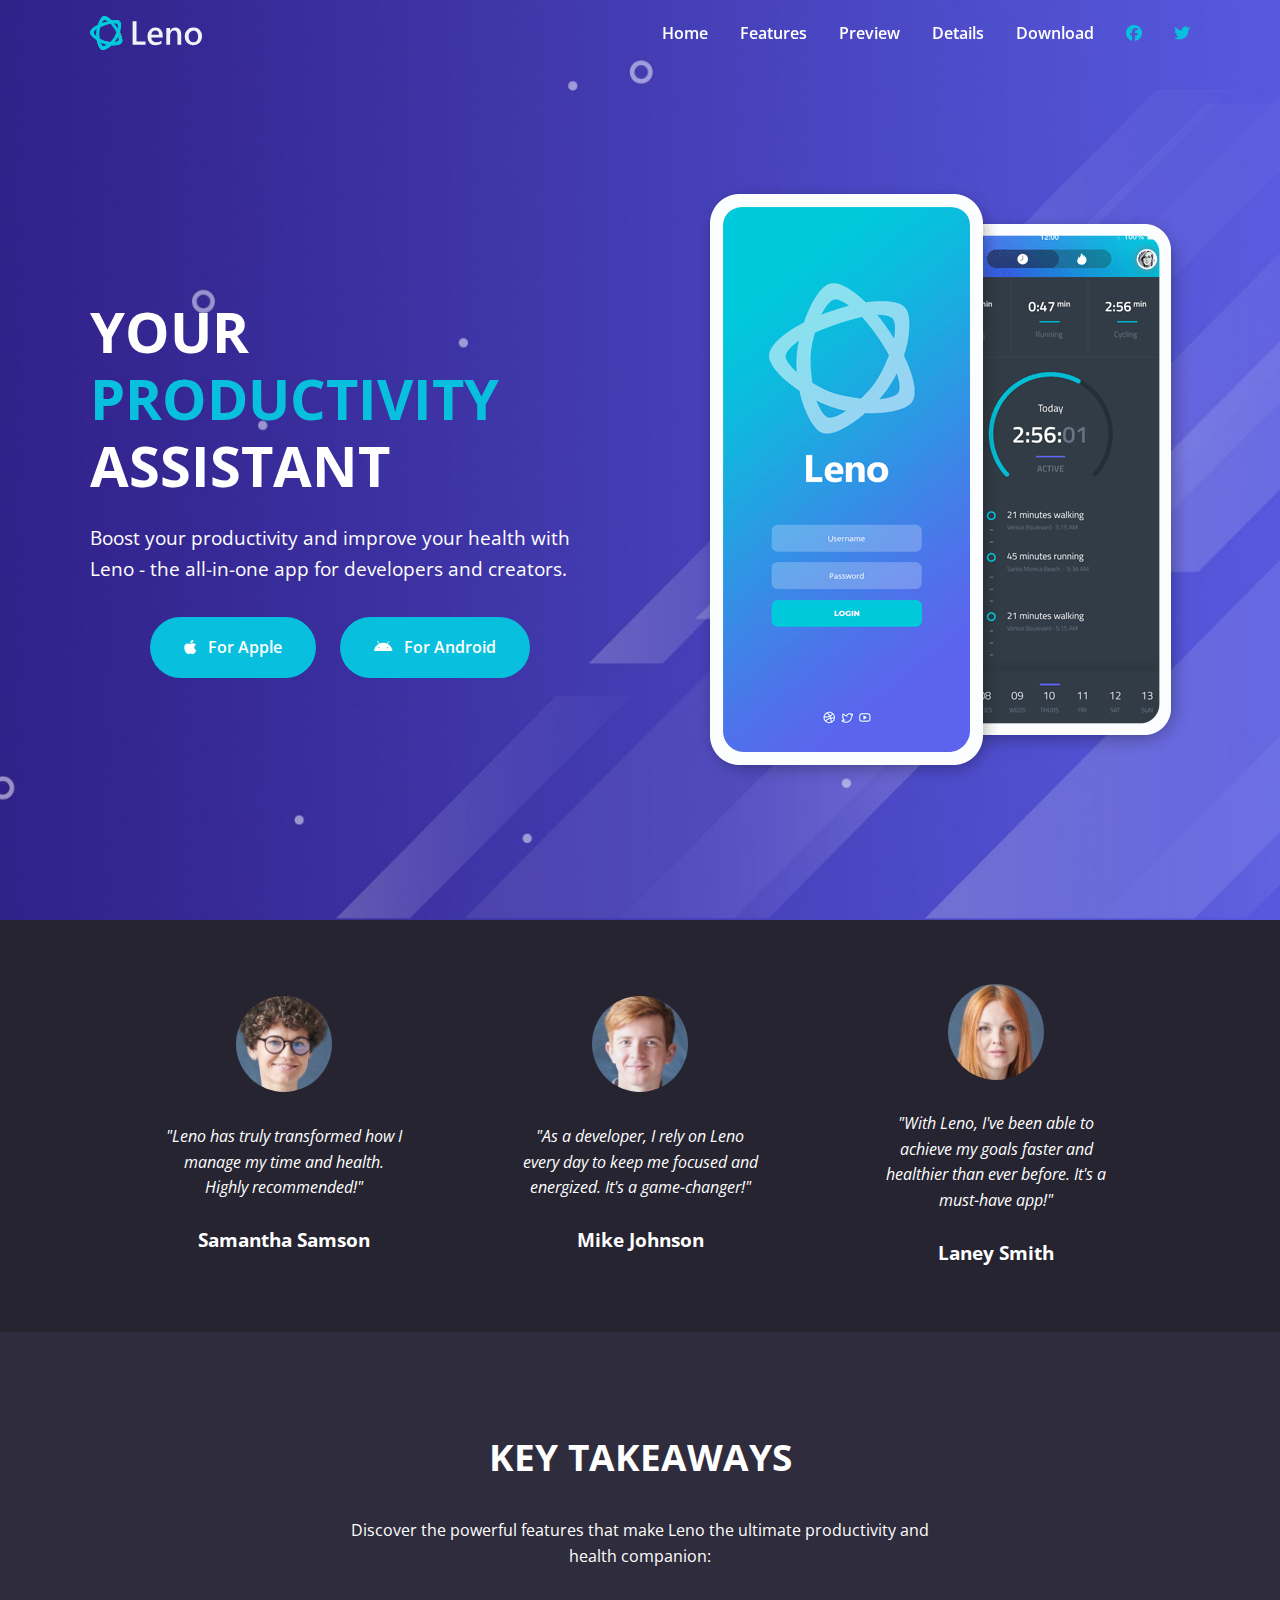
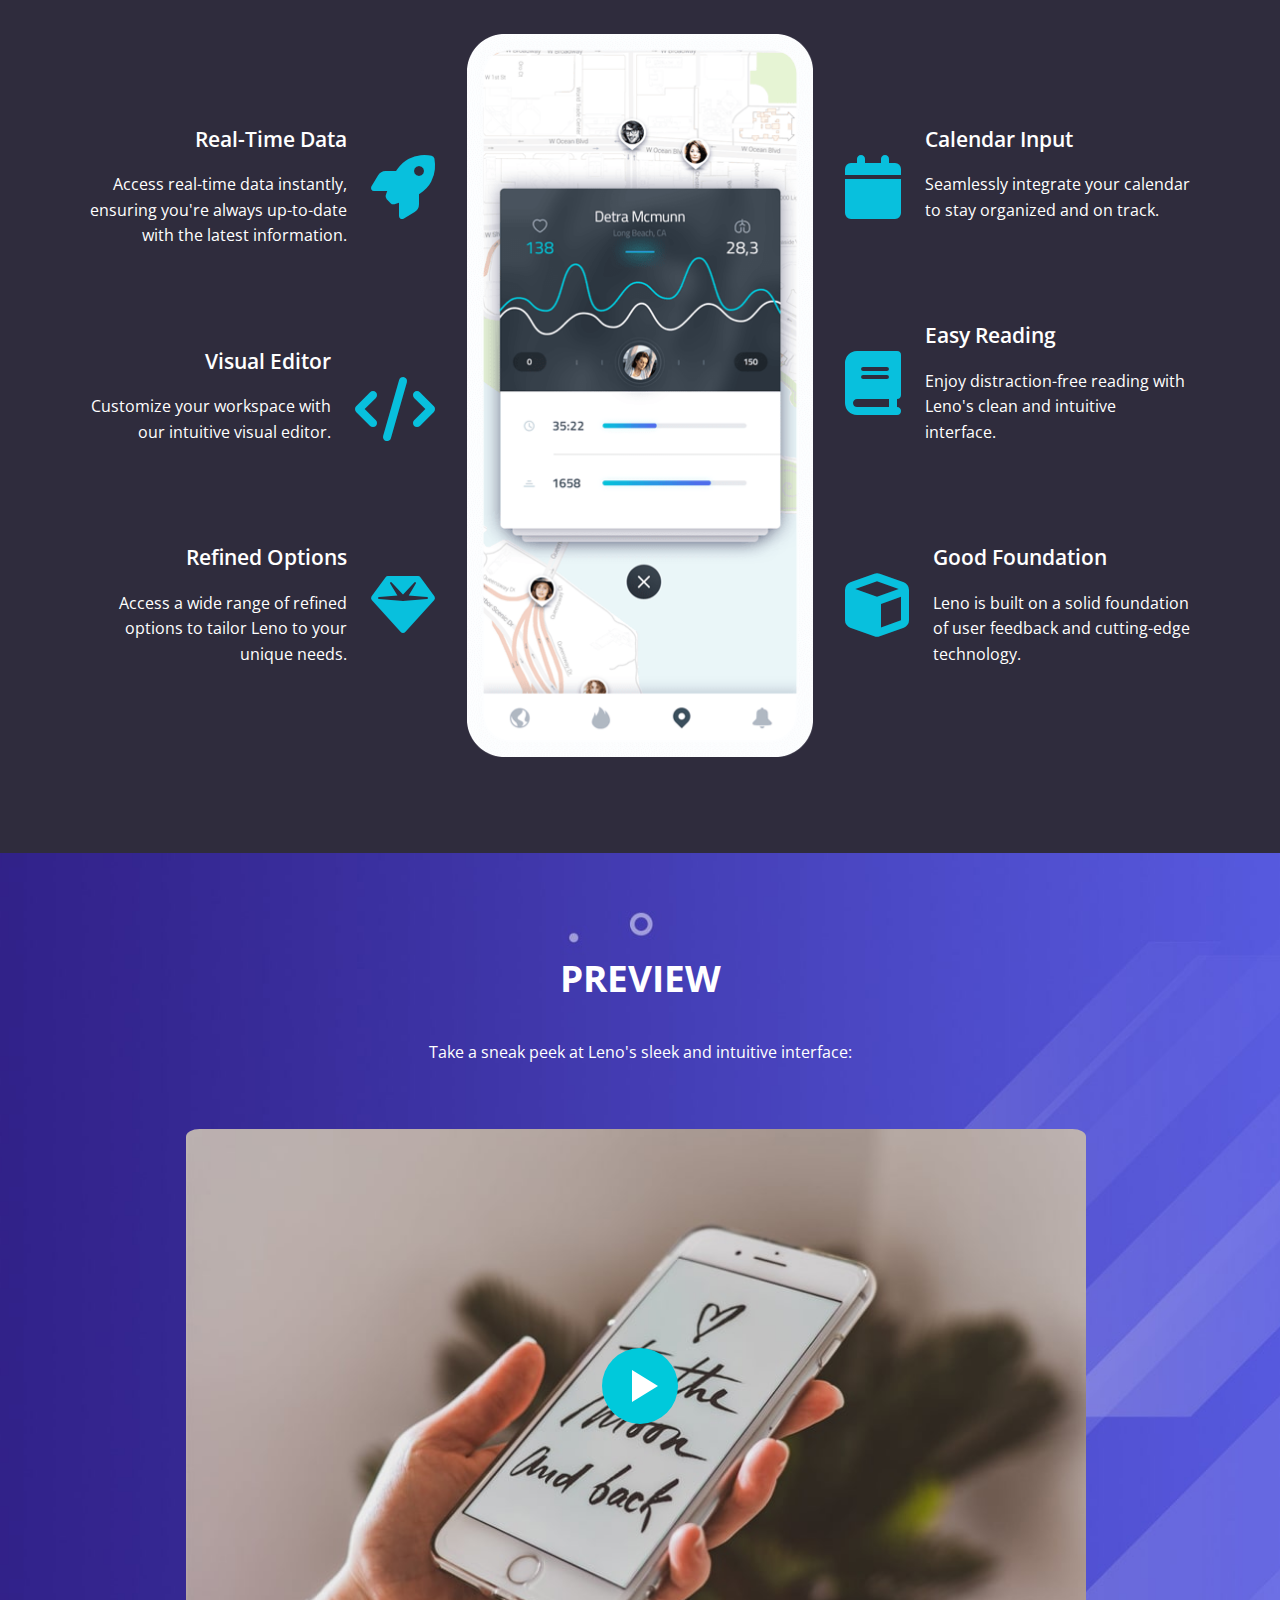
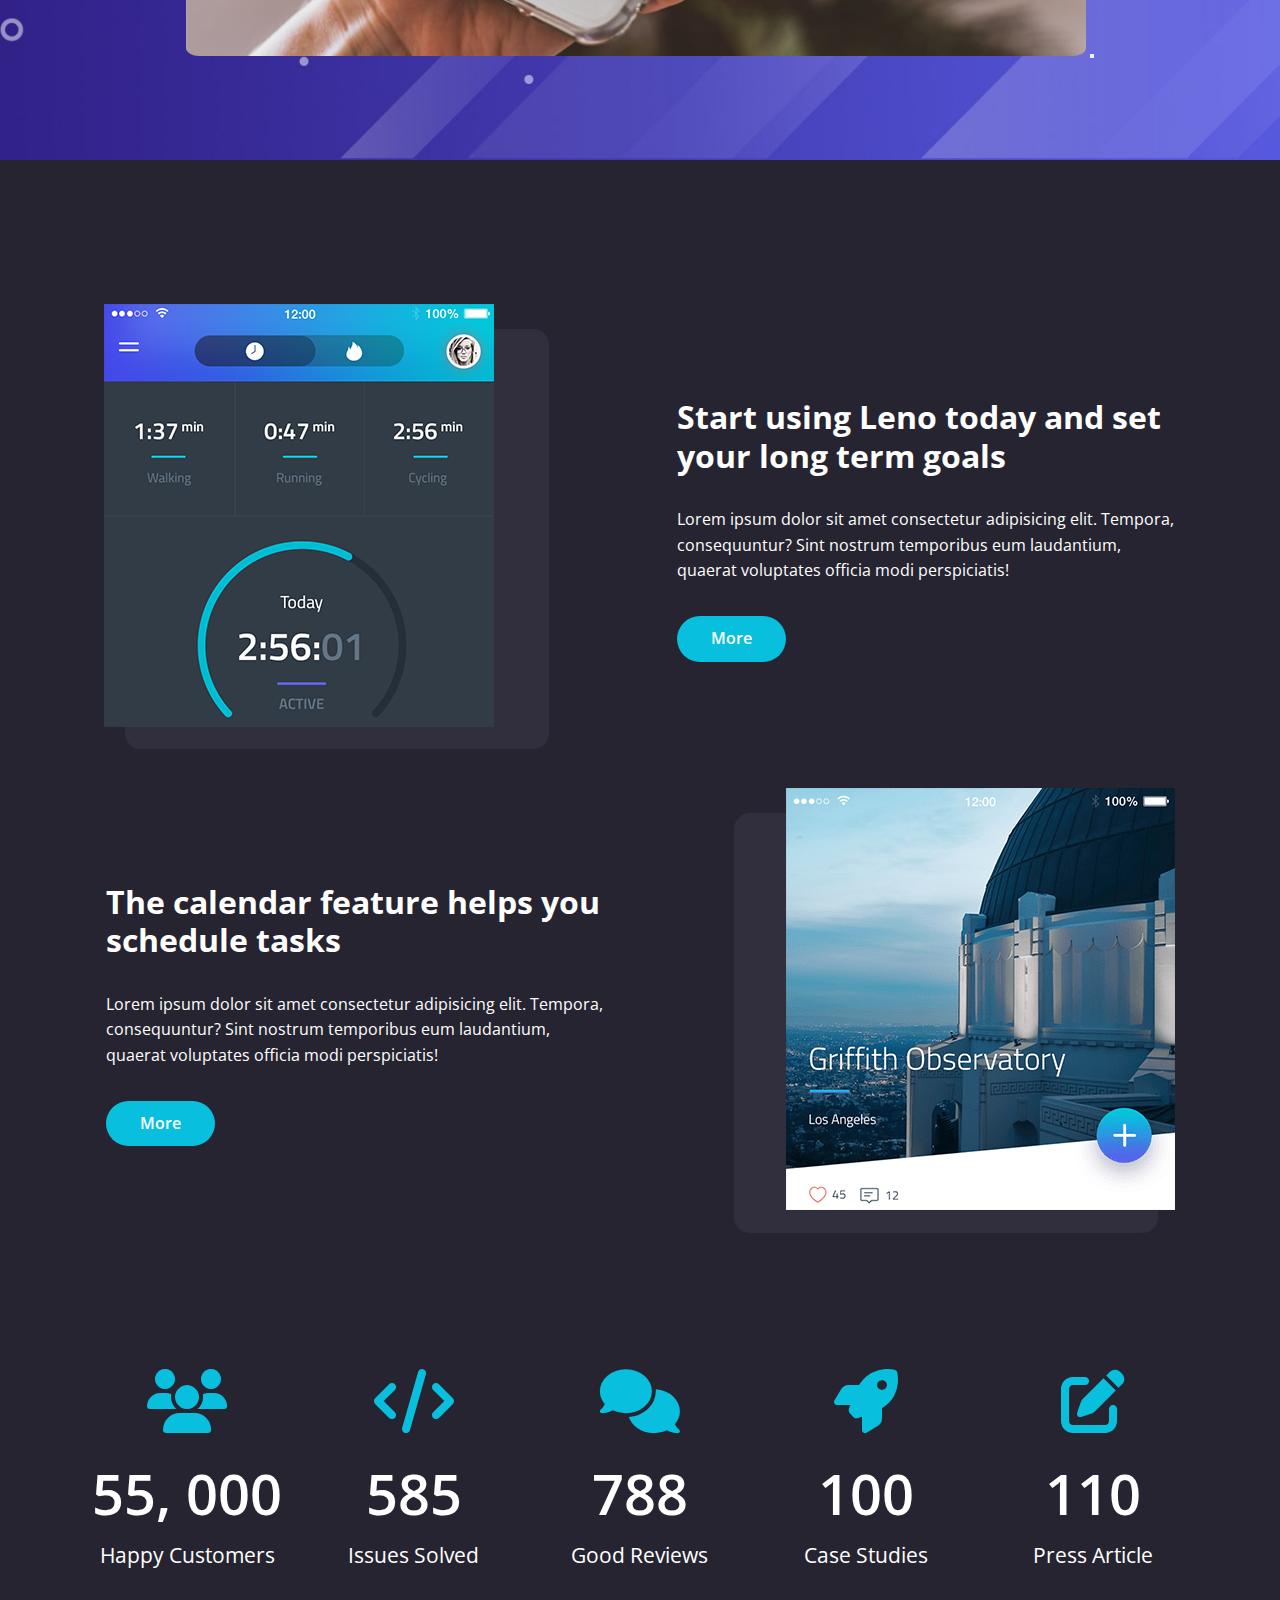
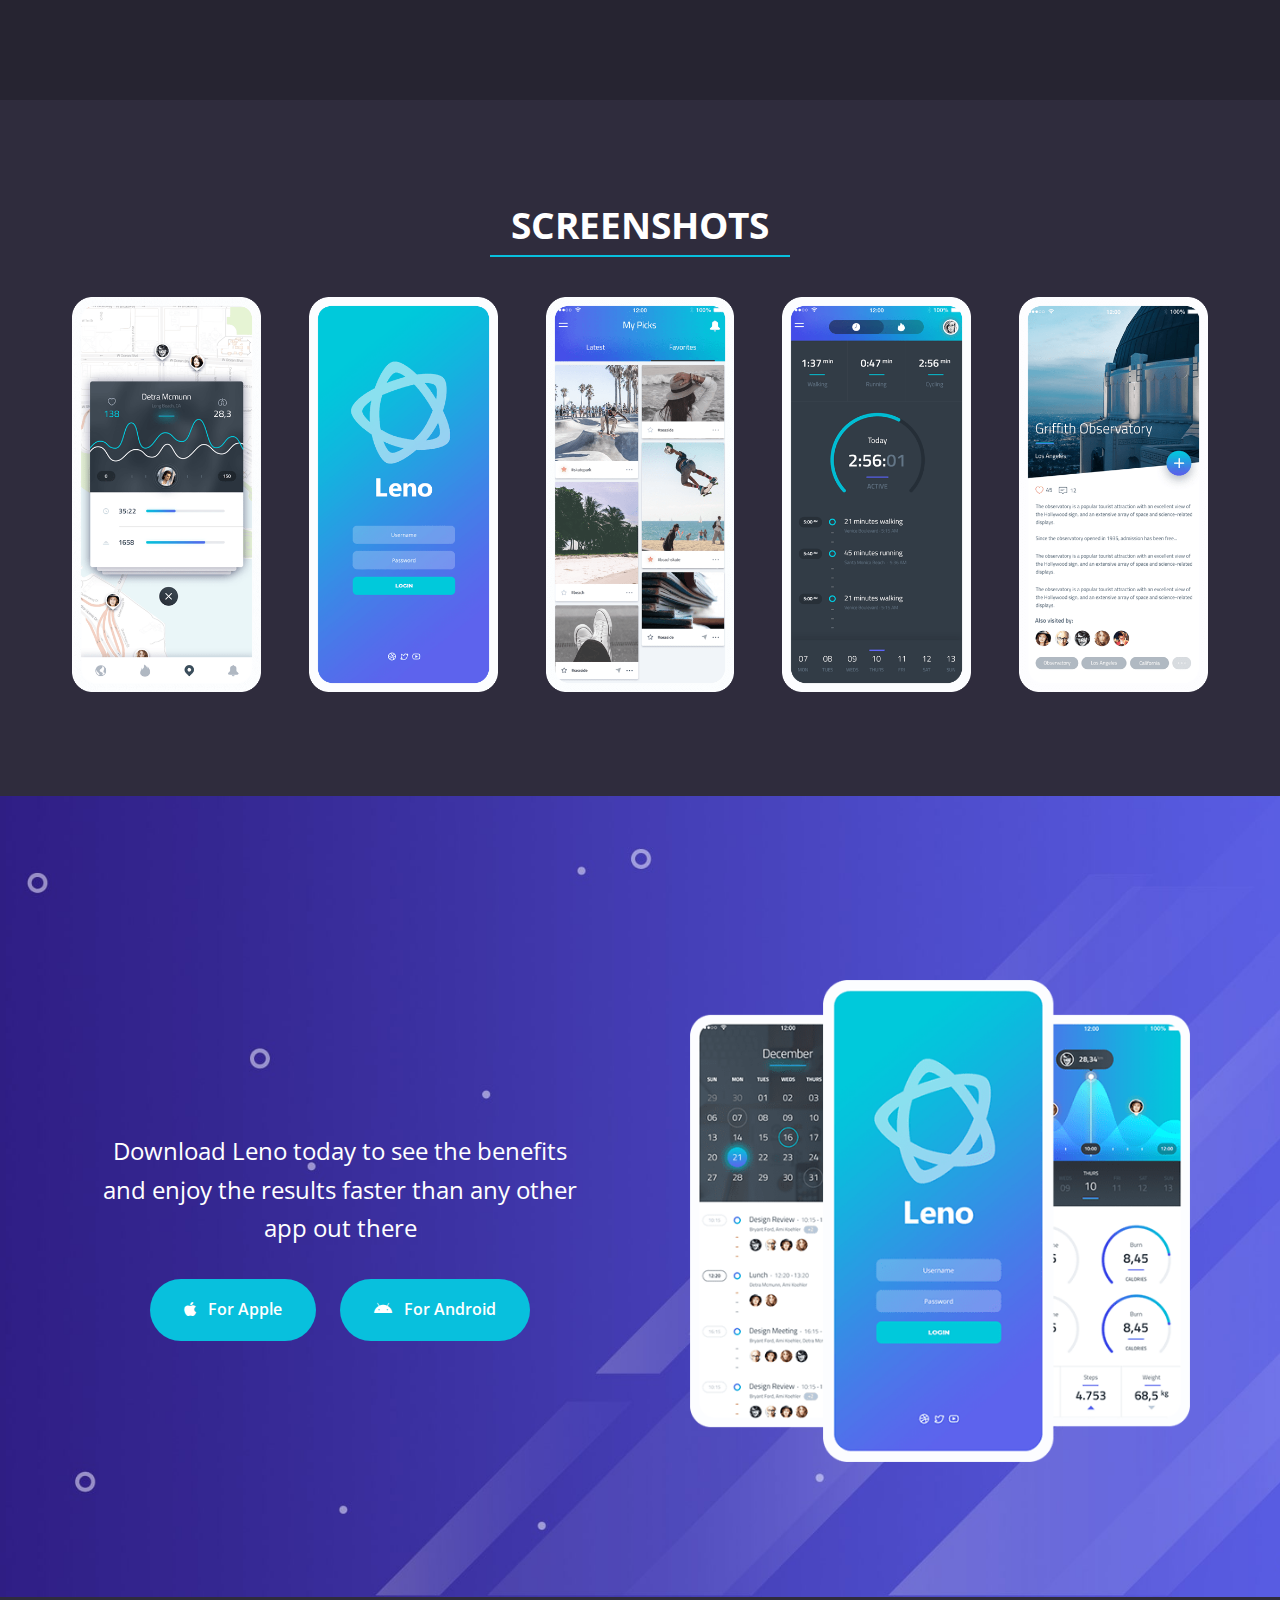
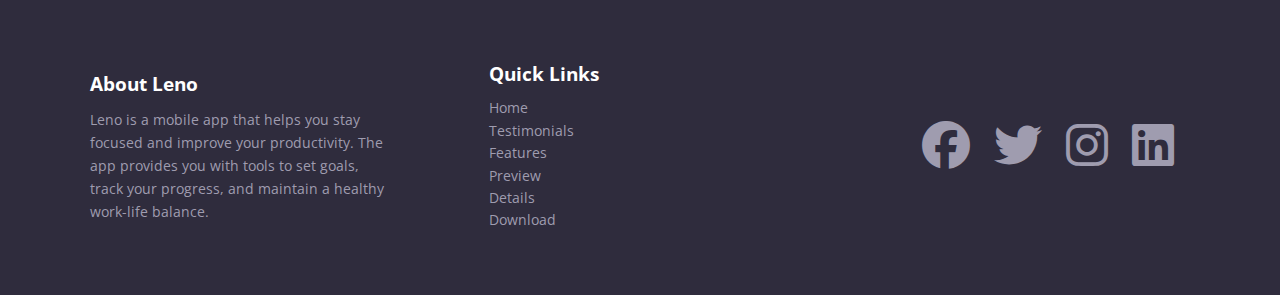
<file: index.html>
<!DOCTYPE html>
<html lang="en">
<head>
    <meta charset="UTF-8">
    <meta name="viewport" content="width=device-width, initial-scale=1.0">
    <link rel="stylesheet" href="styleBEM.css">
    <link rel="preconnect" href="https://fonts.googleapis.com">
<link rel="preconnect" href="https://fonts.gstatic.com" crossorigin>
<link href="https://fonts.googleapis.com/css2?family=Open+Sans:ital,wght@0,300..800;1,300..800&display=swap" rel="stylesheet">
<link rel="stylesheet" href="https://cdnjs.cloudflare.com/ajax/libs/font-awesome/6.7.2/css/all.min.css" 
integrity="sha512-Evv84Mr4kqVGRNSgIGL/F/aIDqQb7xQ2vcrdIwxfjThSH8CSR7PBEakCr51Ck+w+/U6swU2Im1vVX0SVk9ABhg==" crossorigin="anonymous" referrerpolicy="no-referrer" />
    <title>Leno App | Health & Productivity</title>
    <link rel="icon" href="images/favicon.png">
</head>
<body>
    <!-- Navbar Begin -->
    <nav class="navbar" role="navigation" aria-label="Main Navigation">
      <div class="navbar__container container">
          <div class="navbar__logo">
        <a href="index.html" aria-label="Logo Home Link"><img src="images/logo.svg" alt="Leno logo"></a>
      </div>
          <!-- Desktop Menu Begin -->
          <div class="navbar__main-menu-items">
              <ul class="navbar__main-menu-list">
                  <li class="navbar__menu-item"><a href="index.html" class="navbar__menu-link">Home</a></li>
                  <li class="navbar__menu-item"><a href="index.html#features" class="navbar__menu-link">Features</a></li>
                  <li class="navbar__menu-item"><a href="index.html#preview" class="navbar__menu-link">Preview</a></li>
                  <li class="navbar__menu-item"><a href="details.html" class="navbar__menu-link">Details</a></li>
                  <li class="navbar__menu-item"><a href="index.html#downloads" class="navbar__menu-link">Download</a></li>
                  <li class="navbar__menu-item"><a href="https://www.facebook.com" class="navbar__menu-link--primary" target="_blank" aria-label="Follow Us On Facebook"><i class="fa-brands fa-facebook"></i></a></li>
                  <li class="navbar__menu-item"><a href="https://www.twitter.com" class="navbar__menu-link--primary" target="_blank" aria-label="Follow Us On X"><i class="fa-brands fa-twitter"></i></a></li>
              </ul>
          </div>
          <!-- Desktop Menu End -->
          <!-- Mobile Menu Begin -->
          <div class="navbar__mobile-menu">
              <!-- Hamburger Button -->
              <div class="navbar__mobile-menu-toggle" role="button" aria-expanded="false" aria-controls="navbar__mobile-menu-items" aria-label="Open Mobile Menu" tabindex="0">
                <i class="fas fa-bars fa-2x"></i>
              </div>
          <div class="navbar__mobile-menu-items" id="navbar__mobile-menu-items">
              <ul class="navbar__mobile-menu-list">
                  <li class="navbar__mobile-menu-item"><a href="index.html" class="navbar__mobile-menu-link">Home</a></li>
                  <li class="navbar__mobile-menu-item"><a href="index.html#features" class="navbar__mobile-menu-link">Features</a></li>
                  <li class="navbar__mobile-menu-item"><a href="index.html#preview" class="navbar__mobile-menu-link">Preview</a></li>
                  <li class="navbar__mobile-menu-item"><a href="details.html" class="navbar__mobile-menu-link">Details</a></li>
                  <li class="navbar__mobile-menu-item"><a href="index.html#downloads" class="navbar__mobile-menu-link">Download</a></li>
                  <li class="navbar__mobile-menu-item"><a href="https://www.facebook.com" class="navbar__mobile-menu-link--primary" target="_blank" aria-label="Follow Us On Facebook"><i class="fa-brands fa-facebook"></i></a></li>
                  <li class="navbar__mobile-menu-item"><a href="https://www.twitter.com" class="navbar__mobile-menu-link--primary" target="_blank" aria-label="Follow Us On X"><i class="fa-brands fa-twitter"></i></a></li>
              </ul>
          </div>
          </div>
          <!-- Mobile Menu End -->
      </div>
  </nav>
  <!-- Navbar End -->
     <!-- Hero Begin -->
     <section class="hero" id="home" role="banner">
        <div class="hero__container container">
            <div class="hero__content">
          <h1 class="hero__title">Your <span class="hero__title--primary">productivity</span> assistant</h1>
          <p class="hero__text">
            Boost your productivity and improve your health with Leno - the all-in-one app for developers and creators.
          </p>
          <div class="hero__buttons">
          <a href="#download" class="hero__button btn" role="button" aria-label="download app for Apple"><i class="fa-brands fa-apple"></i>For Apple</a>
          <a href="#download" class="hero__button btn" role="button" aria-label="download app for Android"><i class="fa-brands fa-android"></i>For Android</a>
        </div>
        </div>
        <div class="hero__image">
          <img src="images/header-smartphones.png" alt="Header Smartphones">
        </div>
        </div>              
    </section>
     <!-- Hero End -->
      <!-- Testimonials Section Begin -->
      <section class="testimonials" id="testimonials" role="main"> 
        <div class="testimonials__cards container">
            <div class="testimonials__card"><img class="testimonials__image" src="images/testimonial-1.jpg" alt="Testimonial 1"><p class="testimonials__card-text">"Leno has truly transformed how I manage my time and health. Highly recommended!"</p><h3 class="testimonials__card-title">Samantha Samson</h3></div>
            <div class="testimonials__card"><img class="testimonials__image" src="images/testimonial-2.jpg" alt="Testimonial 2"><p class="testimonials__card-text">"As a developer, I rely on Leno every day to keep me focused and energized. It's a game-changer!"</p><h3 class="testimonials__card-title">Mike Johnson</h3></div>
            <div class="testimonials__card"><img class="testimonials__image" src="images/testimonial-3.jpg" alt="Testimonial 3"><p class="testimonials__card-text">"With Leno, I've been able to achieve my goals faster and healthier than ever before. It's a must-have app!"</p><h3 class="testimonials__card-title">Laney Smith</h3></div>
    </div>
      </section>
      <!-- Testimonials Section End -->
       <!-- Features Section Begin -->
        <section class="features" id="features">
          <div class="features__container container">
            <div class="features__section-header">
              <h2 class="features__title">Key Takeaways</h2>
              <p class="features__text">Discover the powerful features that make Leno the ultimate productivity and health companion:</p>
          </div>
          <div class="features__grid">
            <!-- Grid Column 1 Begin -->
             <div class="features__grid-column features__grid-column-left">
            <div class="features__item"><div class="features-item-text"><h4 class="features__item-header">Real-Time Data</h4><p class="features__item-description">Access real-time data instantly, ensuring you're always up-to-date with the latest information.</p></div><div class="features__item-icon"><i class="fas fa-rocket fa-4x"></i></div></div>
            <div class="features__item"><div class="features-item-text"><h4 class="features__item-header">Visual Editor</h4><p class="features__item-description">Customize your workspace with our intuitive visual editor.</p></div><div class="features__item-icon"><i class="fas fa-code fa-4x"></i></div></div>
            <div class="features__item"><div class="features-item-text"><h4 class="features__item-header">Refined Options</h4><p class="features__item-description">Access a wide range of refined options to tailor Leno to your unique needs.</p></div><div class="features__item-icon"><i class="fas fa-gem fa-4x"></i></div></div>
              </div>
          <!-- Grid Column 1 End -->
           <!-- Grid Column 2 Begin -->
           <div class="features__grid-column features__grid-column-center">
            <img src="images/features-smartphone-1.png" alt="features-smartphone-1">
          </div>
          <!-- Grid Column 2 End -->
           <!-- Grid Column 3 Begin -->
           <div class="features__grid-column features__grid-column-right">
            <div class="features__item"><div class="features-item-text"><h4 class="features__item-header">Calendar Input</h4><p class="features__item-description">Seamlessly integrate your calendar to stay organized and on track.</p></div><div class="features__item-icon"><i class="fas fa-calendar fa-4x"></i></div></div>
            <div class="features__item"><div class="features-item-text"><h4 class="features__item-header">Easy Reading</h4><p class="features__item-description">Enjoy distraction-free reading with Leno's clean and intuitive interface.</p></div><div class="features__item-icon"><i class="fas fa-book fa-4x"></i></div></div>
            <div class="features__item"><div class="features-item-text"><h4 class="features__item-header">Good Foundation</h4><p class="features__item-description">Leno is built on a solid foundation of user feedback and cutting-edge technology.</p></div><div class="features__item-icon"><i class="fas fa-cube fa-4x"></i></div></div>
          </div>
          <!-- Grid Column 3 End -->  
          </div>
          </div>
        </section>
       <!-- Features Section End -->
        <!-- Preview Section Begin -->
         <section class="preview" id="preview">
          <div class="preview__container container">
            <div class="preview__section-header">
              <h2 class="preview__title">Preview</h2>
              <p class="preview__text">Take a sneak peek at Leno's sleek and intuitive interface:</p>
            </div>
              <div class="preview__image-container">
                <div class="preview__video-wrapper">
                  <img src="images/video-frame.jpg" alt="preview" aria-label="clickable image">
                  <button class="preview__video-button" aria-label="click play button to view video modal">
                    <span class="preview__video-play-button">
                      <span></span>
                    </span>
                  </button>
                </div>
              </div>      
          </div>
         </section>      
        <!-- Preview Section End -->
         <!-- Video Modal Section Begin -->
          <section class="modal" id="videoModal">
            <div class="modal__content">
              <span class="model__close-button">&times;</span>
              <iframe 
              src="" 
              frameborder="0" 
              id="videoPlayer" 
              width="560" 
              height="315" 
              frameborder="0" 
              allowfullscreen
              ></iframe>
            </div>
          </section>
         <!-- Video Modal Section End -->
          <!-- Details Section Begin-->
           <section class="details" id="details">
            <div class="details__container container">
              <div class="details__flex-1">
              <div class="details__image">
              <img src="images/details-1.png" alt="Details-1">
            </div>
                      <div class="details__content">        
                          <h3 class="details__title">Start using Leno today and set your long term goals</h3>
                        <p class="details__description">
                          Lorem ipsum dolor sit amet consectetur adipisicing elit. Tempora, consequuntur? Sint nostrum temporibus eum laudantium, quaerat voluptates
                          officia modi perspiciatis!
                        </p>
                        <a href="details.html" class="details__button btn" role="button" aria-label="learn more">More</a>
                      </div>
                    </div>
            </div>
          </section>
          <section class="details">
            <div class="details__container container">
              <div class="details__flex-2">
              <div class="details__image">
              <img src="images/details-2.png" alt="Details-2">
            </div>
                      <div class="details__content">        
                          <h3 class="details__title">The calendar feature helps you schedule tasks</h3>
                        <p class="details__description">
                          Lorem ipsum dolor sit amet consectetur adipisicing elit. Tempora, consequuntur? Sint nostrum temporibus eum laudantium, quaerat voluptates
                          officia modi perspiciatis!
                        </p>
                        <a href="details.html" class="details__button btn" role="button" aria-label="learn more">More</a>
                      </div>
                    </div>
            </div>
          </section>
          <!-- Details Section End-->
           <!-- Stats Section Begin -->
           <section class="stats" id="stats">
            <div class="stats__container container">
              <div class="stats__content">  
                  <div class="stats__item"><i class="fas fa-users fa-4x"></i><h3 class="stats__item-title">55, 000</h3>
                    <p class="stats__item-description">Happy Customers</p>
                  </div>
                  <div class="stats__item"><i class="fas fa-code fa-4x"></i><h3 class="stats__item-title">585</h3>
                    <p class="stats__item-description">Issues Solved</p>
                  </div>
                  <div class="stats__item"><i class="fas fa-comments fa-4x"></i><h3 class="stats__item-title">788</h3>
                    <p class="stats__item-description">Good Reviews</p>
                  </div>
                  <div class="stats__item"><i class="fas fa-rocket fa-4x"></i><h3 class="stats__item-title">100</h3>
                    <p class="stats__item-description">Case Studies</p>
                  </div>
                  <div class="stats__item"><i class="fas fa-edit fa-4x"></i><h3 class="stats__item-title">110</h3>
                    <p class="stats__item-description">Press Article</p>
                  </div>
                </div>  
              </div>      
          </section>
         <!-- Stats Section End -->
          <!-- Screenshots Section Begin -->
           <section class="screenshots" id="screenshots">
            <div class="screenshots__container container">
              <div class="screenshots__header">
                <h3 class="screenshots__title">Screenshots</h3>
              </div>
                <div class="screenshots__heading-border"></div>
                <div class="screenshots__grid">
                  <div class="screenshots__item"><img class="screenshots__image" src="images/screenshot-1.png" alt="screenshot-1"></div>
                  <div class="screenshots__item"><img class="screenshots__image" src="images/screenshot-2.png" alt="screenshot-2"></div>
                  <div class="screenshots__item"><img class="screenshots__image" src="images/screenshot-3.png" alt="screenshot-3"></div>
                  <div class="screenshots__item"><img class="screenshots__image" src="images/screenshot-4.png" alt="screenshot-4"></div>
                  <div class="screenshots__item"><img class="screenshots__image" src="images/screenshot-5.png" alt="screenshot-5"></div>
                </div>
            </div>
           </section>
          <!-- Screenshots Section End -->
           <!-- Downloads Section Begin -->
            <section class="downloads" id="downloads">
              <div class="downloads__container container">
                <div class="downloads__flex">
                <div class="downloads__content">
                  <p class="downloads__text">
                    Download Leno today to see the benefits and enjoy the results faster than any other app out there
                  </p>
                  <div class="downloads__buttons">
                  <a href="details.html" class="downloads__button btn" role="button" aria-label="download app for Apple"><i class="fa-brands fa-apple"></i>For Apple</a>
                  <a href="details.html" class="downloads__button btn" role="button" aria-label="download app for Android"><i class="fa-brands fa-android"></i>For Android</a>
                </div>
                </div>
                <div class="downloads__image">
                  <img src="images/download.png" alt="Downloads Image">
                </div>
              </div>
              </div>
            </section>
           <!-- Downloads Section End -->
            <!-- Footer Begin -->
             <section class="footer" id="footer" role="contentinfo">
              <div class="footer__container container">
                <div class="footer__flex">
                  <div class="footer__about-links">
                  <div class="footer__about">
                  <h4 class="footer__header">About Leno</h4>
                  <p class="footer__description">Leno is a mobile app that helps you stay focused and improve your productivity. The app provides you with tools to 
                    set goals, track your progress, and maintain a healthy work-life balance.</p>
                </div>
                <div class="footer__links" aria-label="Quick Links">
                  <h4 class="footer__header">Quick Links</h4>
                  <ul class="footer__links-list" aria-label="Quick Links List">
                    <li class="footer__links-item"><a href="#home" class="footer__links-link" aria-label="Home">Home</a></li>
                    <li class="footer__links-item"><a href="#testimonials" class="footer__links-link" aria-label="testimonials">Testimonials</a></li>
                    <li class="footer__links-item"><a href="#features" class="footer__links-link" aria-label="features">Features</a></li>
                    <li class="footer__links-item"><a href="#preview" class="footer__links-link" aria-label="preview">Preview</a></li>
                    <li class="footer__links-item"><a href="details.html" class="footer__links-link" aria-label="details">Details</a></li>
                    <li class="footer__links-item"><a href="#downloads" class="footer__links-link" aria-label="downloads">Download</a></li>
                  </ul>
                </div>
              </div>
                <div class="footer__social">
                  <ul class="footer__social-links" aria-label="Social Links">
                    <li class="footer__social-item"><a class="footer__social-link" href="https://www.facebook.com" target="_blank" aria-label="Follow Us On Facebook"><i class="fa-brands fa-facebook fa-3x"></i></a></li>
                    <li class="footer__social-item"><a class="footer__social-link" href="https://www.twitter.com" target="_blank" aria-label="Follow Us On X"><i class="fa-brands fa-twitter fa-3x"></i></a></li>
                    <li class="footer__social-item"><a class="footer__social-link" href="https://www.instagram.com" target="_blank" aria-label="Follow Us On Instagram"><i class="fa-brands fa-instagram fa-3x"></i></a></li>
                    <li class="footer__social-item"><a class="footer__social-link" href="https://www.linkedin.com" target="_blank" aria-label="Follow Us On LinkedIn"><i class="fa-brands fa-linkedin fa-3x"></i></a></li>
                  </ul>
                </div>
              </div>
              </div>
             </section>
            <!-- Footer End -->
    <script src="script.js"></script>
</body>
</html>
</file>
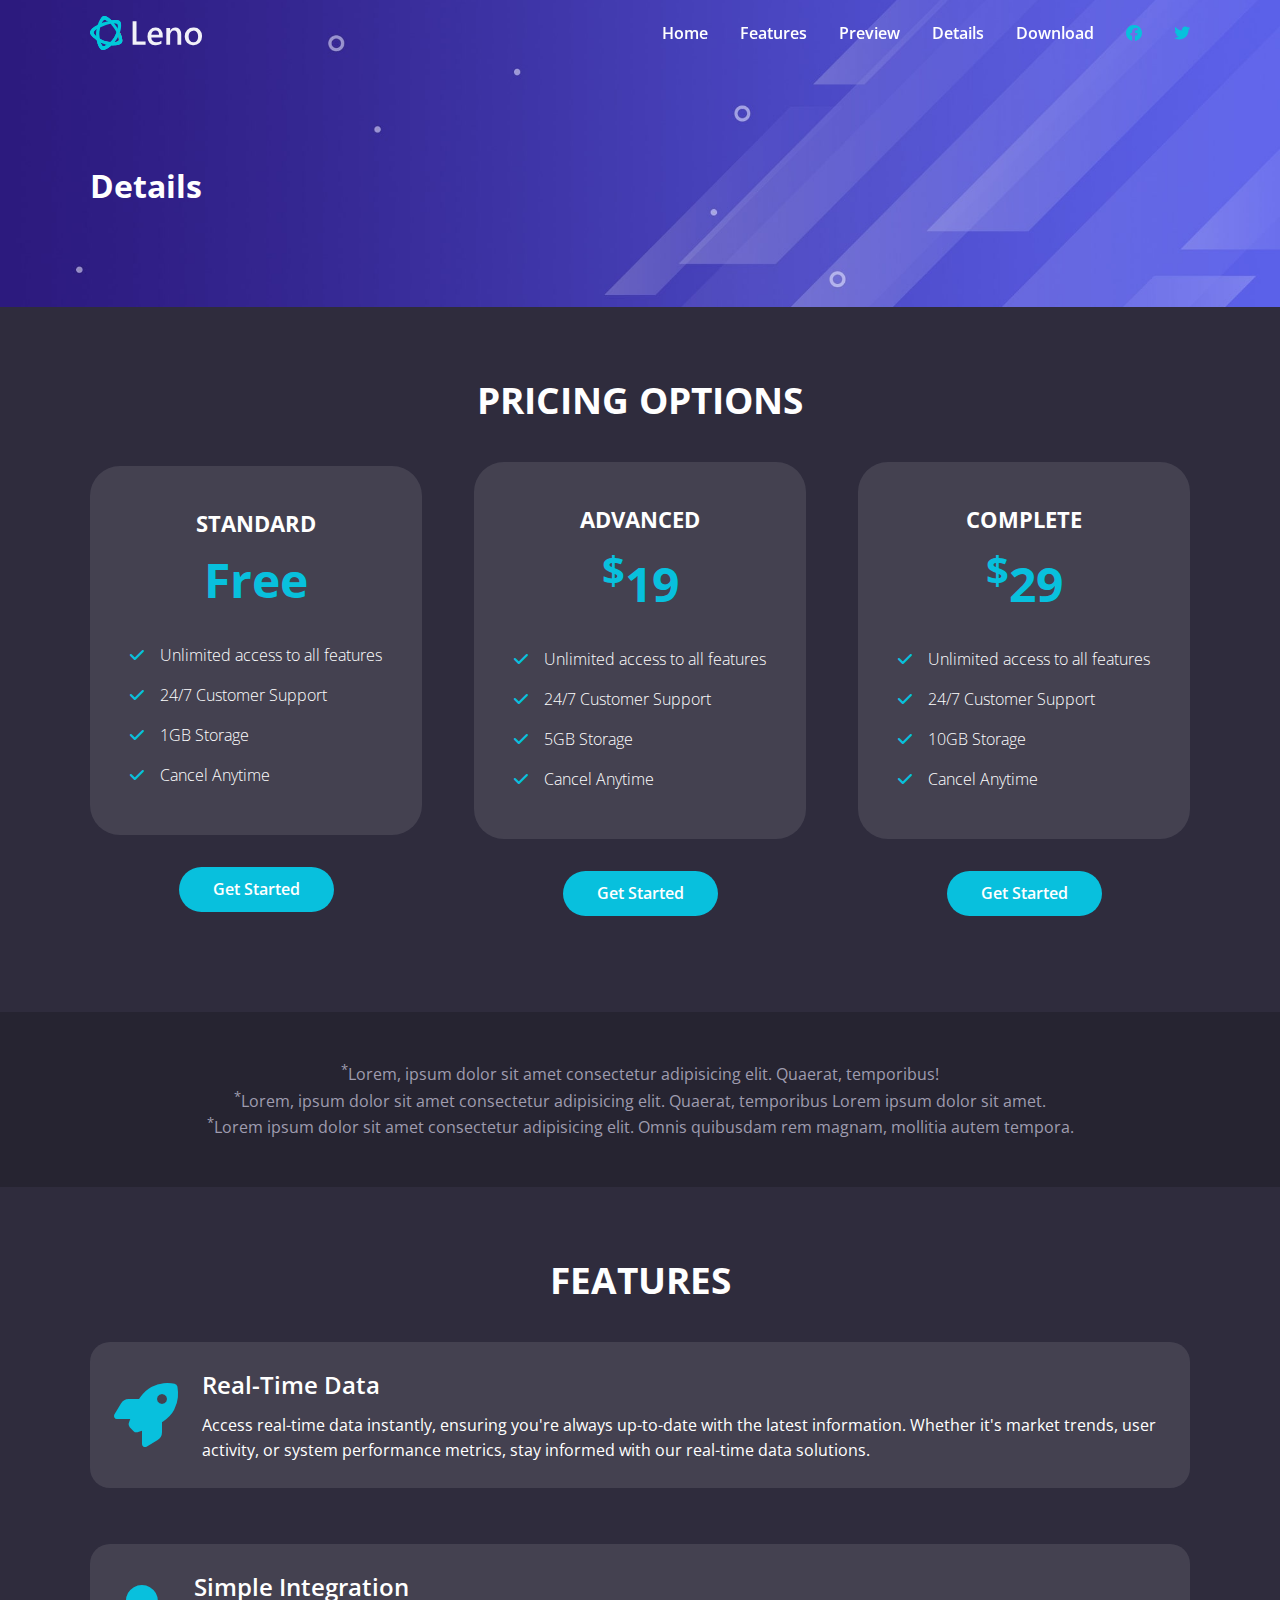
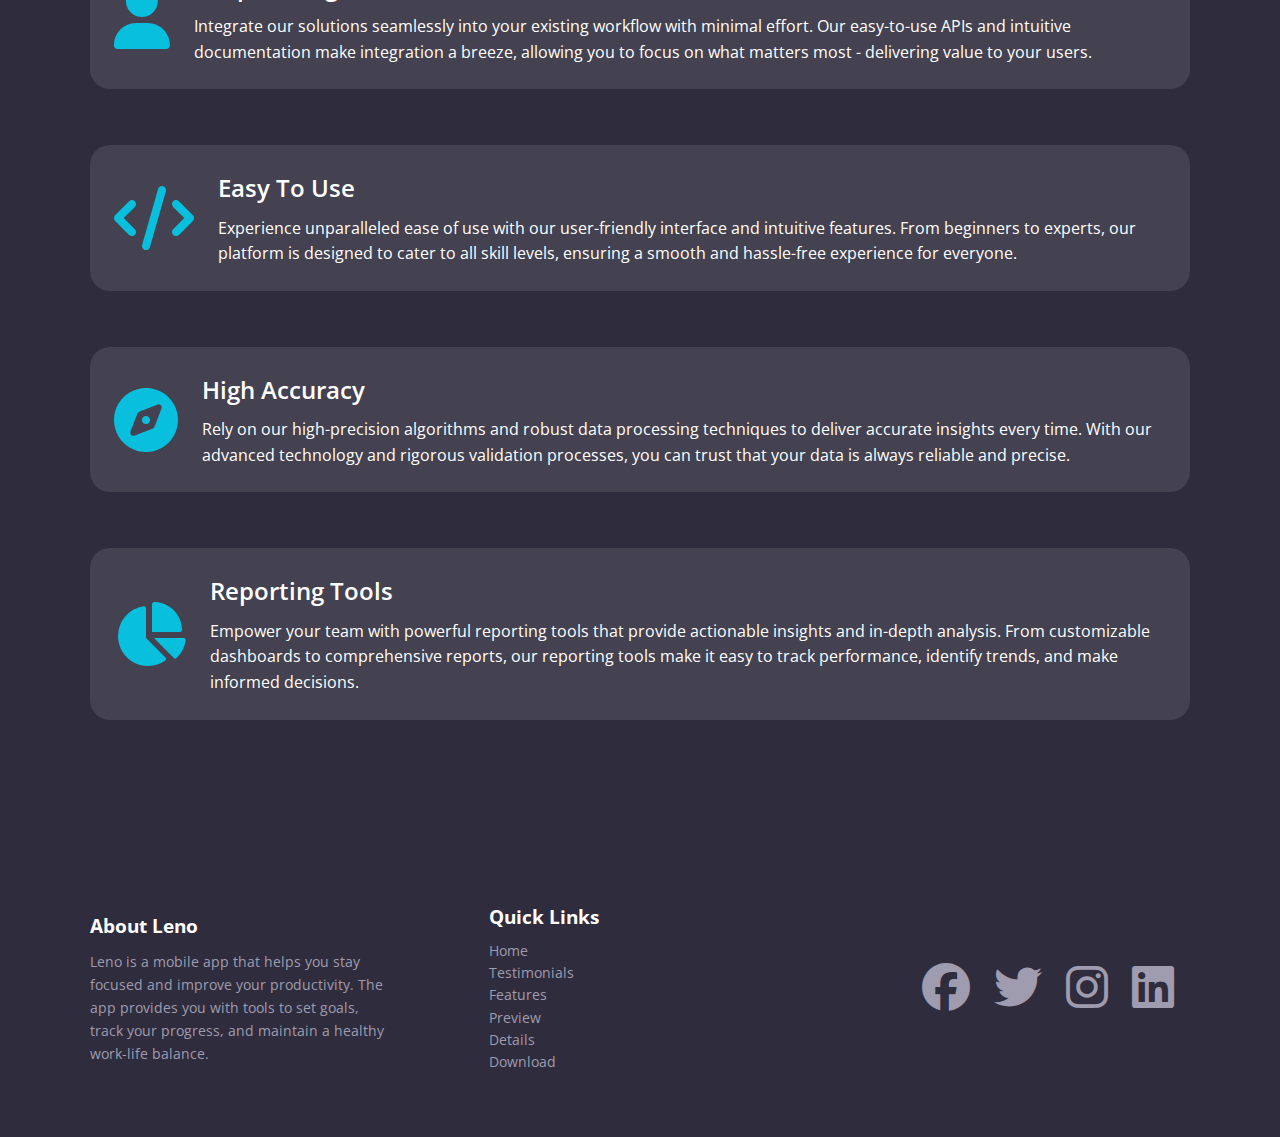
<file: details.html>
<!DOCTYPE html>
<html lang="en">
<head>
    <meta charset="UTF-8">
    <meta name="viewport" content="width=device-width, initial-scale=1.0">
    <link rel="stylesheet" href="styleBEM.css">
    <link rel="preconnect" href="https://fonts.googleapis.com">
<link rel="preconnect" href="https://fonts.gstatic.com" crossorigin>
<link href="https://fonts.googleapis.com/css2?family=Open+Sans:ital,wght@0,300..800;1,300..800&display=swap" rel="stylesheet">
<link rel="stylesheet" href="https://cdnjs.cloudflare.com/ajax/libs/font-awesome/6.7.2/css/all.min.css" 
integrity="sha512-Evv84Mr4kqVGRNSgIGL/F/aIDqQb7xQ2vcrdIwxfjThSH8CSR7PBEakCr51Ck+w+/U6swU2Im1vVX0SVk9ABhg==" crossorigin="anonymous" referrerpolicy="no-referrer" />
    <title>Leno App | Health & Productivity</title>
    <link rel="icon" href="images/favicon.png">
</head>
<body>
    <!-- Navbar Begin -->
    <nav class="navbar" role="navigation" aria-label="Main Navigation">
      <div class="navbar__container container">
          <div class="navbar__logo">
        <a href="index.html" aria-label="Logo Home Link"><img src="images/logo.svg" alt="Leno logo"></a>
      </div>
          <!-- Desktop Menu Begin -->
          <div class="navbar__main-menu-items">
              <ul class="navbar__main-menu-list">
                  <li class="navbar__menu-item"><a href="index.html" class="navbar__menu-link">Home</a></li>
                  <li class="navbar__menu-item"><a href="index.html#features" class="navbar__menu-link">Features</a></li>
                  <li class="navbar__menu-item"><a href="index.html#preview" class="navbar__menu-link">Preview</a></li>
                  <li class="navbar__menu-item"><a href="details.html" class="navbar__menu-link">Details</a></li>
                  <li class="navbar__menu-item"><a href="index.html#downloads" class="navbar__menu-link">Download</a></li>
                  <li class="navbar__menu-item"><a href="https://www.facebook.com" class="navbar__menu-link--primary" target="_blank" aria-label="Follow Us On Facebook"><i class="fa-brands fa-facebook"></i></a></li>
                  <li class="navbar__menu-item"><a href="https://www.twitter.com" class="navbar__menu-link--primary" target="_blank" aria-label="Follow Us On X"><i class="fa-brands fa-twitter"></i></a></li>
              </ul>
          </div>
          <!-- Desktop Menu End -->
          <!-- Mobile Menu Begin -->
          <div class="navbar__mobile-menu">
              <!-- Hamburger Button -->
              <div class="navbar__mobile-menu-toggle" role="button" aria-expanded="false" aria-controls="navbar__mobile-menu-items" aria-label="Open Mobile Menu" tabindex="0">
                <i class="fas fa-bars fa-2x"></i>
              </div>
          <div class="navbar__mobile-menu-items" id="navbar__mobile-menu-items">
              <ul class="navbar__mobile-menu-list">
                  <li class="navbar__mobile-menu-item"><a href="index.html" class="navbar__mobile-menu-link">Home</a></li>
                  <li class="navbar__mobile-menu-item"><a href="index.html#features" class="navbar__mobile-menu-link">Features</a></li>
                  <li class="navbar__mobile-menu-item"><a href="index.html#preview" class="navbar__mobile-menu-link">Preview</a></li>
                  <li class="navbar__mobile-menu-item"><a href="details.html" class="navbar__mobile-menu-link">Details</a></li>
                  <li class="navbar__mobile-menu-item"><a href="index.html#downloads" class="navbar__mobile-menu-link">Download</a></li>
                  <li class="navbar__mobile-menu-item"><a href="https://www.facebook.com" class="navbar__mobile-menu-link--primary" target="_blank" aria-label="Follow Us On Facebook"><i class="fa-brands fa-facebook"></i></a></li>
                  <li class="navbar__mobile-menu-item"><a href="https://www.twitter.com" class="navbar__mobile-menu-link--primary" target="_blank" aria-label="Follow Us On X"><i class="fa-brands fa-twitter"></i></a></li>
              </ul>
          </div>
          </div>
          <!-- Mobile Menu End -->
      </div>
  </nav>
  <!-- Navbar End -->
     <!-- Inner Header Begin -->
     <header class="inner-header" role="banner">
        <div class="inner-header__container container">
          <h1 class="inner-header__title">Details</h1>
        </div>              
    </header>
     <!-- Inner Header End -->
      <!-- Pricing Section Begin -->
      <section class="pricing" role="main">
        <div class="pricing__container container">
          <div class="pricing__header">
            <h2 class="pricing__title">Pricing Options</h2>
          </div>
          <div class="pricing__cards">
            <!-- Card 1 Begin --> 
            <div class="pricing__card">
              <div class="pricing__box">       
                    <h4 class="pricing__header">Standard</h4>
                    <h3 class="pricing__amount">Free</h3>
                    <ul class="pricing__list" aria-label="standard option features">
                        <li class="pricing__list-item"><i class="fas fa-check"></i>Unlimited access to all features</li>
                        <li class="pricing__list-item"><i class="fas fa-check"></i>24/7 Customer Support</li>
                        <li class="pricing__list-item"><i class="fas fa-check"></i>1GB Storage</li>
                        <li class="pricing__list-item"><i class="fas fa-check"></i>Cancel Anytime</li>
                    </ul>
                  </div> 
                  <a class="pricing__button btn" href="details.html" role="button">Get Started</a>
            </div>
            <!-- Card 1 End -->
            <!-- Card 2 Begin --> 
            <div class="pricing__card">
              <div class="pricing__box">       
                    <h4 class="pricing__header">Advanced</h4>
                    <h3 class="pricing__amount"><sup>$</sup>19</h3>
                    <ul class="pricing__list" aria-label="advanced option features">
                        <li class="pricing__list-item"><i class="fas fa-check"></i>Unlimited access to all features</li>
                        <li class="pricing__list-item"><i class="fas fa-check"></i>24/7 Customer Support</li>
                        <li class="pricing__list-item"><i class="fas fa-check"></i>5GB Storage</li>
                        <li class="pricing__list-item"><i class="fas fa-check"></i>Cancel Anytime</li>
                    </ul>
                  </div> 
                  <a class="pricing__button btn" href="details.html" role="button">Get Started</a>
            </div>
            <!-- Card 2 End -->
            <!-- Card 3 Begin --> 
            <div class="pricing__card">
              <div class="pricing__box">       
                    <h4 class="pricing__header">Complete</h4>
                    <h3 class="pricing__amount"><sup>$</sup>29</h3>
                    <ul class="pricing__list" aria-label="complete option features">
                        <li class="pricing__list-item"><i class="fas fa-check"></i>Unlimited access to all features</li>
                        <li class="pricing__list-item"><i class="fas fa-check"></i>24/7 Customer Support</li>
                        <li class="pricing__list-item"><i class="fas fa-check"></i>10GB Storage</li>
                        <li class="pricing__list-item"><i class="fas fa-check"></i>Cancel Anytime</li>
                    </ul>
                  </div> 
                  <a class="pricing__button btn" href="details.html" role="button">Get Started</a>
            </div>
            <!-- Card 3 End -->
    </div>
        </div>
        </section>
      <!-- Pricing Section End -->
       <!-- Pricing Text Section Begin -->
        <section class="pricing__text">
          <div class="pricing-text__container container">
            <p class="pricing-text__text"><sup>*</sup>Lorem, ipsum dolor sit amet consectetur adipisicing elit. Quaerat, temporibus!</p>
            <p class="pricing-text__text"><sup>*</sup>Lorem, ipsum dolor sit amet consectetur adipisicing elit. Quaerat, temporibus Lorem ipsum dolor sit amet.</p>
            <p class="pricing-text__text"><sup>*</sup>Lorem ipsum dolor sit amet consectetur adipisicing elit. Omnis quibusdam rem magnam, mollitia autem tempora.</p>
          </div>
        </section>
       <!-- Text Section End -->
        <!-- Details Features Section Begin -->
         <section class="details-features">
          <div class="details-features__container container">
            <div class="details-features__header">
              <h2 class="details-features__title">Features</h2>
            </div>          
          <div class="details-features__cards">
            <div class="details-features__card"><i class="fas fa-rocket fa-4x"></i><div class="details-features__card-flex"><h4 class="details-features__card-title">Real-Time Data</h4><p class="features__card-text">Access real-time data instantly, ensuring you're always up-to-date with the latest information. Whether it's market trends, user activity, or system performance metrics, stay informed with our real-time data solutions.</p></div></div>
            <div class="details-features__card"><i class="fas fa-user fa-4x"></i><div class="details-features__card-flex"><h4 class="details-features__card-title">Simple Integration</h4><p class="features__card-text">Integrate our solutions seamlessly into your existing workflow with minimal effort. Our easy-to-use APIs and intuitive documentation make integration a breeze, allowing you to focus on what matters most - delivering value to your users.</p></div></div>
            <div class="details-features__card"><i class="fas fa-code fa-4x"></i><div class="details-features__card-flex"><h4 class="details-features__card-title">Easy To Use</h4><p class="features__card-text">Experience unparalleled ease of use with our user-friendly interface and intuitive features. From beginners to experts, our platform is designed to cater to all skill levels, ensuring a smooth and hassle-free experience for everyone.</p></div></div>
            <div class="details-features__card"><i class="fas fa-compass fa-4x"></i><div class="details-features__card-flex"><h4 class="details-features__card-title">High Accuracy</h4><p class="features__card-text">Rely on our high-precision algorithms and robust data processing techniques to deliver accurate insights every time. With our advanced technology and rigorous validation processes, you can trust that your data is always reliable and precise.</p></div></div>
            <div class="details-features__card"><i class="fas fa-chart-pie fa-4x"></i><div class="details-features__card-flex"><h4 class="details-features__card-title">Reporting Tools</h4><p class="features__card-text">Empower your team with powerful reporting tools that provide actionable insights and in-depth analysis. From customizable dashboards to comprehensive reports, our reporting tools make it easy to track performance, identify trends, and make informed decisions.</p></div></div>
    </div>
  </div>
         </section>
        <!-- Details Features Section End -->
            <!-- Footer Begin -->
            <section class="footer" id="footer" role="contentinfo">
              <div class="footer__container container">
                <div class="footer__flex">
                  <div class="footer__about-links">
                  <div class="footer__about">
                  <h4 class="footer__header">About Leno</h4>
                  <p class="footer__description">Leno is a mobile app that helps you stay focused and improve your productivity. The app provides you with tools to 
                    set goals, track your progress, and maintain a healthy work-life balance.</p>
                </div>
                <div class="footer__links" aria-label="Quick Links">
                  <h4 class="footer__header">Quick Links</h4>
                  <ul class="footer__links-list" aria-label="Quick Links List">
                    <li class="footer__links-item"><a href="#home" class="footer__links-link" aria-label="Home">Home</a></li>
                    <li class="footer__links-item"><a href="#testimonials" class="footer__links-link" aria-label="testimonials">Testimonials</a></li>
                    <li class="footer__links-item"><a href="#features" class="footer__links-link" aria-label="features">Features</a></li>
                    <li class="footer__links-item"><a href="#preview" class="footer__links-link" aria-label="preview">Preview</a></li>
                    <li class="footer__links-item"><a href="details.html" class="footer__links-link" aria-label="details">Details</a></li>
                    <li class="footer__links-item"><a href="#downloads" class="footer__links-link" aria-label="downloads">Download</a></li>
                  </ul>
                </div>
              </div>
                <div class="footer__social">
                  <ul class="footer__social-links" aria-label="Social Links">
                    <li class="footer__social-item"><a class="footer__social-link" href="https://www.facebook.com" target="_blank" aria-label="Follow Us On Facebook"><i class="fa-brands fa-facebook fa-3x"></i></a></li>
                    <li class="footer__social-item"><a class="footer__social-link" href="https://www.twitter.com" target="_blank" aria-label="Follow Us On X"><i class="fa-brands fa-twitter fa-3x"></i></a></li>
                    <li class="footer__social-item"><a class="footer__social-link" href="https://www.instagram.com" target="_blank" aria-label="Follow Us On Instagram"><i class="fa-brands fa-instagram fa-3x"></i></a></li>
                    <li class="footer__social-item"><a class="footer__social-link" href="https://www.linkedin.com" target="_blank" aria-label="Follow Us On LinkedIn"><i class="fa-brands fa-linkedin fa-3x"></i></a></li>
                  </ul>
                </div>
              </div>
              </div>
             </section>
            <!-- Footer End -->
    <script src="script.js"></script>
</body>
</html>
</file>
<file: styleBEM.css>
*,
*:before,
*:after {
    margin: 0;
    padding: 0;
    box-sizing: border-box;
}

:root {
    --primary-color: #08c0dd;
    --secondary-color: #262431;
    --tertiary-color: #2f2c3d;
}

html,
body {
    font-family: 'Open Sans', sans-serif;
    background: var(--secondary-color);
    color: #fff;
    line-height: 1.6;
    scroll-behavior: smooth;
}

ul {
    list-style: none;
}

a {
    text-decoration: none;
    color: #fff;
}

img {
    max-width: 100%;
}

/* Utility */

.container {
    max-width: 1100px;
    margin: 0 auto;
}

.btn {
    display: inline-block;
    text-decoration: none;
    color: #fff;
    padding: 0.5rem 2rem;
    background: var(--primary-color);
    border: 2px solid transparent;
    border-radius: 50px;
    cursor: pointer;
    font-weight: 600;
    transition: background-color 0.3s ease;

    &:hover {
    background-color: var(--secondary-color);
    border: 2px solid var(--primary-color);
    }
}

/* Navbar */

/* Desktop Menu */

.navbar {
    padding: 1rem 2rem;
    position: fixed;
    top: 0;
    right: 0;
    left: 0;
    z-index: 1000;
    background-color: transparent;
    transition: background-color 0.3s ease-in-out;
}

.navbar.navbar--scroll {
    background-color: rgba(38, 36, 49, 0.8);
    backdrop-filter: blur(10px);
  }

.navbar__logo {
    width: 112px;
    height: 36px;
}

.navbar__container {
    display: flex;
    justify-content: space-between;
    align-items: center;
}

.navbar__main-menu-list {
    display: flex;
    align-items: center;
    gap: 2rem;
    font-weight: 600;
}

.navbar__menu-link--primary {
    color: var(--primary-color);
    font-size: 1rem;
}

.navbar__menu-link--primary:hover {
    color: #fff;
}


.navbar__menu-link:hover {
    color: var(--primary-color);
}


/* Mobile Menu */

.navbar__mobile-menu-items {
    position: absolute;
    top: 100%;
    left: 0;
    width: 100%;
    background: var(--secondary-color);
    text-align: center;
    opacity: 0.95;
    padding: 3rem 2rem;
    border-top: 1px solid rgba(255, 255, 255, 0.1);
    box-shadow: 0 2px 5px rgba(255, 255, 255, 0.1);
    transition: transform 0.3s ease;
    transform: translateX(100%);   
}

.navbar__mobile-menu-list {
    display: flex;
    flex-direction: column;
    align-items: center;
    /* height: 100vh; */
    /* padding-top: 150px; */
    gap: 2rem;
    font-size: 1.2rem;
}

.navbar__mobile-menu-toggle{
    cursor: pointer;
}

.navbar__mobile-menu-items.active {
    transform: translateX(0);
}

.navbar__mobile-menu {
    display: none;
}

.navbar__mobile-menu-link:hover {
    color: var(--primary-color);
}

/* Hero Section */

.hero {
    color: #fff;
    background: url('images/header-background.jpg') center center/cover no-repeat;
    padding: 11.5rem 2rem 8rem;
    overflow-x: hidden;
}

.hero__container {
    display: flex;
    justify-content: space-between;
    align-items: center;
    gap: 2rem;
}

.hero__content {
    max-width: 500px;
}

.hero__title {
    font-size: 3.5rem;
    margin-bottom: 1.5rem;
    line-height: 1.2;
    font-weight: 700;
    text-transform: uppercase;
}

.hero__title--primary {
    color: var(--primary-color);
}

.hero__text {
    font-size: 1.2rem;
    font-weight: 400;
    margin-bottom: 2rem;
    line-height: 1.6;
}

.hero__buttons {
    display: flex;
    justify-content: center;
    align-items: center;
    gap: 1.5rem;
}

.hero__button {
    padding: 1rem 2rem;
}


.hero__button i {
    margin-right: 12px;
}

.hero__image img {
    max-width: 500px;
}

/* Testimonials Section */

.testimonials__cards {
    display: grid;
    grid-template-columns: repeat(3, 1fr);
    gap: 2rem;
    text-align: center;
    padding: 4rem 2rem;
    align-items: center;
    justify-content: center;
}

.testimonials__card {
    padding: 0 2.5rem;
}

.testimonials__card-text {
    margin-bottom: 1.5rem;
    font-style: italic;
}

.testimonials__image {
    width: 96px;
    height: 96px;
    border-radius: 50%;
    margin-bottom: 1.5rem;
}

/* Features Section */

.features {
    background-color: var(--tertiary-color);
    padding: 6rem 2rem;
}

.features__container {
    text-align: center;
}


.features__title {
    font-size: 2.3rem;
    text-transform: uppercase;
    margin-bottom: 2rem;
}

.features__text {
    margin: 1rem auto 4rem;
    max-width: 600px;
}

.features__grid {
    display: grid; 
    grid-template-columns: repeat(3, 1fr);
    gap: 2rem;
}

.features__grid-column {
    display: flex;
    flex-direction: column;
    justify-content: center;
    align-items: center;
    gap: 6rem;
}

.features__item {
    display: flex;
    align-items: flex-start;
    justify-content: flex-start;
    text-align: right;
    gap: 1.5rem;
}

.features__item-header {
    font-size: 1.3rem;
    font-weight: 600;
    margin-bottom: 1rem;
}


.features__item-icon {
    color: var(--primary-color);
    margin-top: 2rem;
}

.features__grid-column-right .features__item {
    flex-direction: row-reverse;
    text-align: left;
}

/* Preview Section */

/* Text */

.preview {
    background: url(images/video-background.jpg) center center/cover no-repeat;
}

.preview__container {
    text-align: center;
    padding: 6rem 2rem;
}

.preview__title {
    font-size: 2.3rem;
    text-transform: uppercase;
    margin-bottom: 2rem;
}

.preview__text {
    margin: 1rem auto 4rem;
    max-width: 600px;
}

.preview__video-wrapper {
    position: relative;
}

.preview__video-wrapper img {
    width: 100%;
    border-radius: 1.5%;
    max-width: 900px;
}

/* Play Button Container*/

.preview__video-play-button {
    position: absolute;
    top: 48%;
    left: 50%;
    transform: translateX(-50%) translateY(-50%);
    z-index: 10;
    display: block;
    box-sizing: content-box; 
    width: 2rem;
    height: 2.75rem;
    border-radius: 50%;
    cursor: pointer;
    padding: 1.25rem 1.25rem 1.25rem 1.75rem;
}

/* Play Button Circle */

.preview__video-play-button::before {
    content: '';
    position: absolute;
    top: 50%;
    left: 50%;
    transform: translateX(-50%) translateY(-50%);
    z-index: 1;
    background: #00c9db;
    height: 4.375rem;
    width: 4.375rem;
    border-radius: 50%;
    display: block;
    transition: all 1.5s;
}

/* Play Button Triangle */

.preview__video-play-button span {
    position: relative;
    display: block;
    z-index: 3;
    top: 0.375rem;
    left: 0.25rem;
    width: 0;
    height: 0;
    border-left: 1.625rem solid #fff;
    border-top: 1rem solid transparent;
    border-bottom: 1rem solid transparent;
}

/* Play Button Animation */

.preview__video-play-button::after {
    content: '';
    position: absolute;
    top: 50%;
    left: 50%;
    z-index: 0;
    display: block;
    width: 4.75rem;
    height: 4.75rem;
    background: #00c9db;
    border-radius: 50%;
    transform: translateX(-50%) translateY(-50%);
    animation: pulse-border 1.5s;
    animation-iteration-count: infinite;
    animation-timing-function: ease-out;
}

@keyframes pulse-border {
    0% {
        transform: translateX(-50%) translateY(-50%) scale(1);
        opacity: 1;
    }

    100% {
        transform: translateX(-50%) translateY(-50%) scale(1.5);
        opacity: 0;
    }
}

/* Video Modal Section */

.modal {
    display: none;
    position: fixed;
    z-index: 999;
    left: 0;
    top: 0;
    width: 100%;
    height: 100%;
    overflow: auto;
    background-color: rgba(0,0,0,0.5);
}

.modal__content {
    background-color: rgba(0,0,0,0.5);
    margin: 10% auto;
    padding: 20px;
    border: 1px solid #888;
    border-radius: 10px;
    max-width: 600px;
    position: relative;
}

.model__close-button {
    position: absolute;
    top: 10px;
    right: 20px;
    font-size: 40px;
    cursor: pointer;
}

/* Details Section */

.details {
    padding: 0 2rem;
}


.details__flex-1 {
    display: flex;
    justify-content: center;
    align-items: center;
    gap: 8rem; 
    padding-top: 9rem;
}

.details__flex-2 {
    display: flex;
    flex-direction: row-reverse;
    justify-content: center;
    align-items: center;
    gap: 8rem; 
    padding-top: 2rem;
}

.details__content {
    max-width: 500px;
    width: 100%;
}


.details__title {
    font-size: 2rem;
    margin-bottom: 2rem;
    line-height: 1.2;
}

.details__description {
    margin-bottom: 2rem;
    line-height: 1.6;
}


/* Stats Section */

.stats {
    padding: 8rem 0;
}

.stats__content {
    display: grid;
    grid-template-columns: repeat(5, 1fr);
    gap: 2rem;
    text-align: center;
    justify-content: space-around;
}

.stats__item-title {
    font-size: 3.5rem;
    font-weight: 600;
}

.stats__item-description {
    font-size: 1.3rem;
    font-weight: 400;
}

.stats__item i {
    color: var(--primary-color);
    margin-bottom: 1rem;
}

/* Screenshots Section */

.screenshots {
    background-color: var(--tertiary-color);
    padding: 6rem 2rem;
    text-align: center;
}

.screenshots__container {
    max-width: 1200px;
}

.screenshots__title {
    font-size: 2.3rem;
    text-transform: uppercase;
}

.screenshots__heading-border {
    border: 1px solid var(--primary-color);
    width: 300px;
    margin: 0 auto;
    margin-bottom: 2.5rem;
}

.screenshots__grid {
    display: grid;
    grid-template-columns: repeat(5, 1fr);
    gap: 3rem;
    align-items: center;
    justify-content: center;
    padding: 0 2rem;
}

.screenshots__image {
    max-width: 200px;
    width: 100%;
}

/* Downloads Section */

.downloads {
    background: url(images/download-background.jpg) center center/cover no-repeat;
    padding: 11.5rem 2rem 8rem;
}

.downloads__flex {
    display: flex;
    align-items: center;
    justify-content: space-between;
    gap: 2rem;
}

.downloads__content {
    text-align: center;
    max-width: 500px;
}

.downloads__text {
    font-size: 1.5rem;
    line-height: 1.6;
    margin-bottom: 2rem;
    margin-top: 1.5rem;
}

.downloads__buttons {
    display: flex;
    justify-content: center;
    align-items: center;
    gap: 1.5rem;
}

.downloads__buttons i {
    margin-right: 12px;
}

.downloads__button {
    padding: 1rem 2rem;
}

.downloads__image {
    width: 100%;
    max-width: 500px;
}

/* Footer */

.footer {
    background-color: var(--tertiary-color);
    padding: 4rem 2rem;
}

.footer__flex {
    display: flex;
    justify-content: space-between;
    align-items: center;
}

.footer__about-links {
    display: flex;
    justify-content: center;
    align-items: center;
    gap: 6.2rem;
}

.footer__social-links {
    display: flex;
    justify-content: center;
    gap: 1.5rem;
    padding-right: 1rem;
}

.footer__about {
    max-width: 300px;
}

.footer__header {
    font-size: 1.2rem;
    margin-bottom: 0.5rem;
}

.footer__description, .footer__links-link {
    font-size: 0.9rem;
    color: #9f9caf;
}


.footer__links-link:hover, .footer__social-link:hover {
    color: #fff;
}

.footer__links {
    line-height: 1.4;
}

.footer__social-link {
    color: #9f9caf;
}

/* Details Page */

.inner-header__title {
    font-size: 2rem;
}

.inner-header {
    background: url(images/header-background.jpg) center center/cover no-repeat;
    padding: 10rem 2rem 6rem;
}

/* Pricing & Text Section */

.pricing {
    background-color: var(--tertiary-color);
    padding: 4rem 2rem 6rem;
}


.pricing__title {
    text-transform: uppercase;
    font-size: 2.3rem;
    text-align: center;
    margin-bottom: 2rem;
}

.pricing__cards {
    display: flex;
    justify-content: space-between;
    align-items: center;
    text-align: center;
    gap: 2rem; 
}

.pricing__box {
    padding: 2.5rem;
    background-color: rgba(255, 255, 255, 0.1);
    border: none;
    border-radius: 30px;
    margin-bottom: 2rem;
}


.pricing__header {
    text-transform: uppercase;
    font-weight: 700;
    font-size: 1.4rem;
}

.pricing__amount {
    color: var(--primary-color);
    font-size: 3rem;
    font-weight: 700;
    margin-bottom: 1rem;
}

.pricing__list {
    line-height: 2.5;
    text-align: left;
    font-weight: 300;
}

.pricing__list-item i {
    color: var(--primary-color);
    margin-right: 1rem;
}

.pricing__text {
    text-align: center;
    padding: 3rem 2rem;
    color: #9f9caf;
    line-height: 1.5;
}

/* Details Features Section */

.details-features {
    padding: 4rem 2rem;
    background-color: var(--tertiary-color);
}

.details-features__title {
    text-transform: uppercase;
    font-size: 2.3rem;
    margin-bottom: 2rem;
    text-align: center;
}

.details-features__cards {
    text-align: left;
}

.details-features__card {
    display: flex;
    align-items: center;
    border-radius: 20px;
    padding: 1.5rem;
    background-color: rgba(255, 255, 255, 0.1);
    margin-bottom: 3.5rem;
    gap: 1.5rem;
}

.details-features__card i {
    color: var(--primary-color);
}


.details-features__card-title {
    font-size: 1.5rem;
    font-weight: 600;
    margin-bottom: 0.5rem;
}


/* Media Queries */

@media(max-width: 1100px) {
    /* Stats Section */
    .stats__item-title {
        font-size: 2.5rem;
    }
}

@media(max-width: 992px) {
    /* Navbar Section */
    .navbar__container {
        gap: 2rem;
        padding: 0 1rem;
    }

    /* Hero Section */

    .hero {
        padding: 10rem;
        text-align: center;
    }

    .hero__container {
        flex-direction: column;
        gap: 2rem;
    }

    .hero__title {
        font-size: 2.3rem; 
    }


    .hero__buttons {
        flex-direction: column;
        gap: 1rem;
    }

    .hero__button {
        width: 100%;
    }

    .hero__image img {
        max-width: 350px;
    }

    /* Testimonials Section */

    .testimonials__card:nth-of-type(3){
        display: none;
    }

    .testimonials__cards {
        grid-template-columns: repeat(2, 1fr);
    }

    .testimonials__card {
        padding: 0 1.5rem;
    }

    /* Features Section */

    .features__grid {
        grid-template-columns: 1fr;
    }

    .features__grid-column-left, .features__grid-column-right {
        order: 2;
        margin-bottom: 2rem;
    }

    .features__grid-column-center {
        order: 1;
        margin-bottom: 3rem;
    }

    .features__grid-column-center img {
        max-width: 300px;
    }

    .features__item {
        flex-direction: column-reverse;
        justify-content: center;
        align-items: center;
        max-width: 400px;
        text-align: center;
    }

    .features__grid-column-right .features__item {
        flex-direction: column-reverse;
        max-width: 400px;
        text-align: center;
    }

    /* Details */

    .details__flex-1, .details__flex-2 {
        flex-direction: column;
        text-align: center;
    }

    .details__flex-2 .details__image {
        order: 2;
    }

    .details__flex-2 .details__content {
        order: 1;
    } 

    .details__image {
        width: 100%;
        max-width: 400px;
    }

    .details__content {
        max-width: 400px;
        margin: 0 auto;
    }

    /* Stats */

    .stats {
        padding: 4rem 0;
    }

    .stats__content {
        grid-template-columns: 1fr;
    }

    /* Screenshots Section */

    .screenshots__grid {
        display: flex;
        flex-wrap: wrap;
        padding: 0 2rem;
    }

    /* Downloads Section */

    .downloads {
        padding-top: 10rem;
    }

    .downloads__flex {
        flex-direction: column-reverse;
        gap: 3rem;
    }

    .downloads__buttons {
        flex-direction: column;
    }

    .downloads__button {
        width: 100%;
        padding: 0.75rem;
    }

    /* Footer */
    .footer__flex {
        flex-direction: column;
    }

    .footer__about-links {
        flex-direction: column;
        gap: 3rem;
    }

    .footer__about {
        text-align: center;
        max-width: 600px;
    }

    .footer__links {
        text-align: center;
        line-height: 1.5;
    }

    .footer__description {
        font-size: 1rem;
    }

    .footer__links-link {
        font-size: 1rem;
    }

    .footer__social {
        margin-top: 3rem;
    }
}

@media(max-width: 768px) {
    /* Navbar Section */
    .navbar__main-menu-items {
        display: none;
    }

    .navbar__mobile-menu {
        display: block;
    }


    .navbar__mobile-menu-link--primary {
        color: var(--primary-color);
    }

    .navbar__mobile-menu-link--primary:hover {
        color: #fff;
    }

    .navbar__container {
        padding: 0;
    }

    /* Testimonials Section */

    .testimonials__cards > div:nth-of-type(2){
        display: none;
    }

    .testimonials__cards {
        grid-template-columns: 1fr;
    }

    /* Video Modal */

    .modal__content {
        margin: 40% auto;
        padding: 10px;
        width: 90%;
    }

    .modal__content iframe {
        width: 100%;
    }

    /* Screenshots Section */

    .screenshots__grid {
        grid-template-columns: repeat(2, 1fr);
    }

    /* Pricing & Text Section */

    .pricing__cards {
        flex-direction: column;
        gap: 6rem;
    }

    /* Details Features */

    .details-features__card {
        flex-direction: column;
        text-align: center;
        gap: 1rem;
    }

}
</file>
